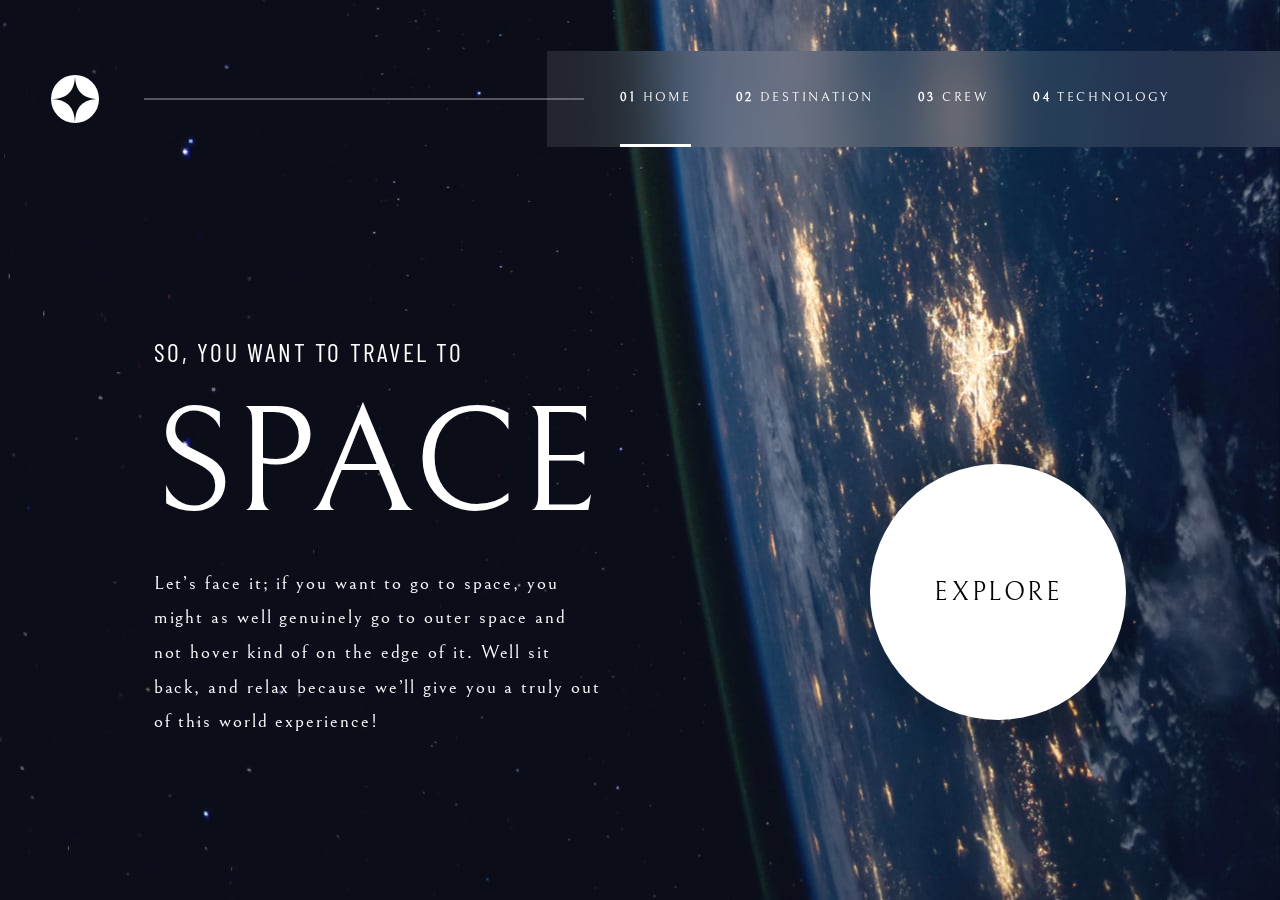
<file: index.html>
<!DOCTYPE html>
<html lang="en">
<head>
  <meta charset="UTF-8">
  <meta name="viewport" content="width=device-width, initial-scale=1.0">

  <link rel="icon" type="image/png" sizes="32x32" href="./assets/favicon-32x32.png">
  <link rel="preconnect" href="https://fonts.googleapis.com"><link rel="preconnect" href="https://fonts.gstatic.com" crossorigin><link href="https://fonts.googleapis.com/css2?family=Barlow+Condensed&family=Bellefair&display=swap" rel="stylesheet">
  <link rel="stylesheet" href="index.css">
  <script defer src="index.js"></script>
  
  <title>Space Tourism</title>
</head>
<body>
 <div class="content"></div>
  
  <div class="max-content">
    <div class="header" data-menu="closed">
      <img class="logo" src="assets/shared/logo.svg" alt="">
      <img class="hamburger open" src="assets/shared/icon-hamburger.svg" alt="">
      <img class="hamburger close" src="assets/shared/icon-close.svg" alt="" srcset="">
      <div class="navbar">
        <ul class="navbar-menu">
          <li class="menu-link menu-active"><a href="index.html"><span>01</span> Home</a></li>
          <li class="menu-link"><a href="destination-moon.html"><span>02</span> Destination</a></li>
          <li class="menu-link"><a href="crew-commander.html"><span>03</span> Crew</a></li>
          <li class="menu-link"><a href="technology-vehicle.html"><span>04</span> Technology</a></li>
        </ul>
      </div>
    
    </div>
    
    
    <div class="middle-content">
      <div class="main">
  
        <p class="h5">So, you want to travel to</p>
        <p class="h1">Space</p>
        <p class="p">
          Let’s face it; if you want to go to space, you might as well genuinely go to 
          outer space and not hover kind of on the edge of it. Well sit back, and relax 
          because we’ll give you a truly out of this world experience!
        </p>
      
      </div>
    
      <div class="big-btn">
        <p>Explore</p>
      </div>
    </div>
    
  </div>
  




</body>
</html>
</file>
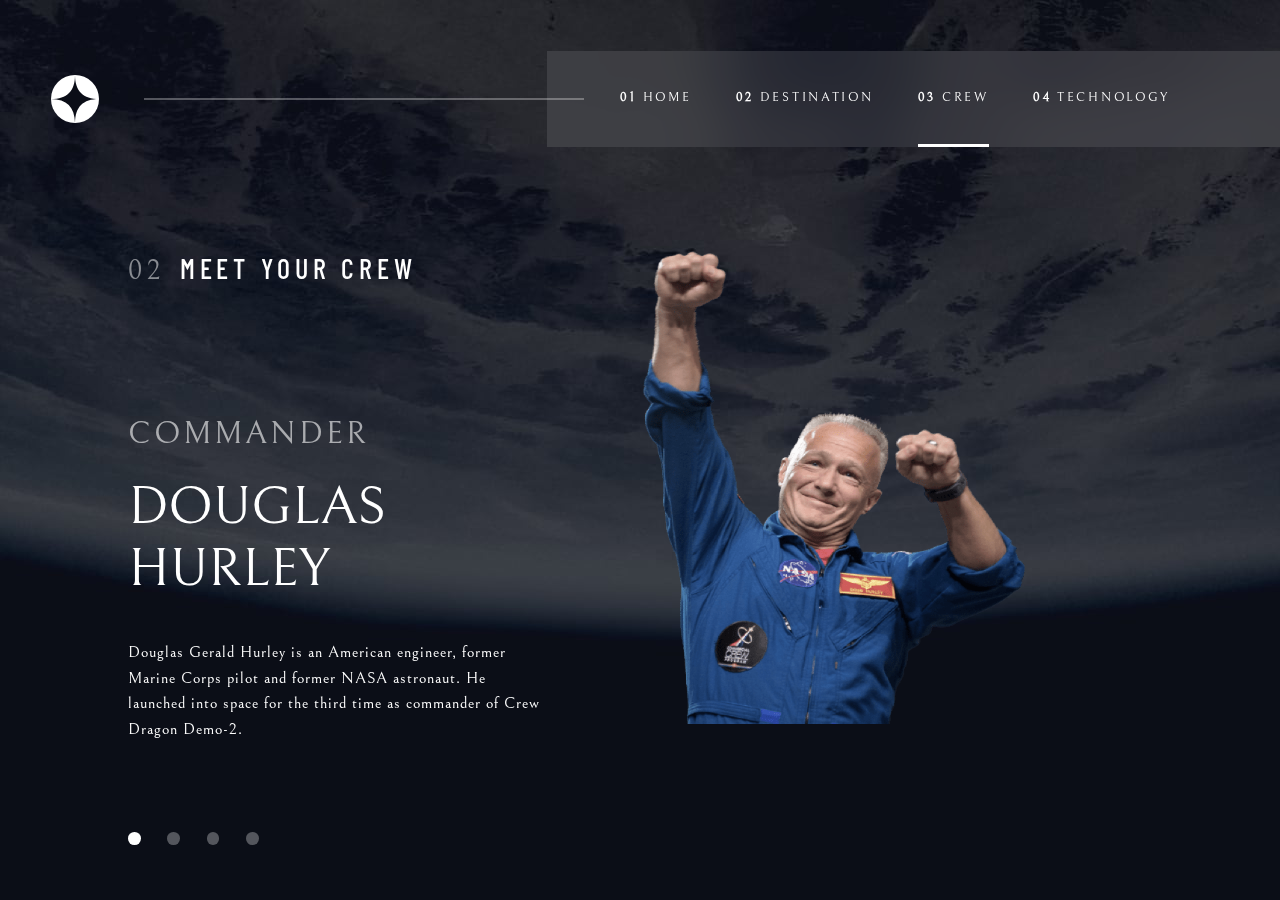
<file: crew-commander.html>
<!DOCTYPE html>
<html lang="en">
<head>
  <meta charset="UTF-8">
  <meta name="viewport" content="width=device-width, initial-scale=1.0">

  <link rel="icon" type="image/png" sizes="32x32" href="./assets/favicon-32x32.png">
  <link rel="preconnect" href="https://fonts.googleapis.com"><link rel="preconnect" href="https://fonts.gstatic.com" crossorigin><link href="https://fonts.googleapis.com/css2?family=Barlow+Condensed&family=Bellefair&display=swap" rel="stylesheet">
  <link rel="stylesheet" href="index.css">
  <script defer src="index.js"></script>
  
  <title>Space Tourism</title>
</head>
<body>

  <div class="crew"></div>
  <div class="max-content">
    <div class="header" data-menu="closed">
      <img class="logo" src="assets/shared/logo.svg" alt="">
      <img class="hamburger open" src="assets/shared/icon-hamburger.svg" alt="">
      <img class="hamburger close" src="assets/shared/icon-close.svg" alt="" srcset="">
      <div class="navbar">
        <ul class="navbar-menu">
          <li class="menu-link"><a href="index.html"><span>01</span> Home</a></li>
          <li class="menu-link"><a href="destination-moon.html"><span>02</span> Destination</a></li>
          <li class="menu-link menu-active"><a href="crew-commander.html"><span>03</span> Crew</a></li>
          <li class="menu-link"><a href="technology-vehicle.html"><span>04</span> Technology</a></li>
        </ul>
      </div>
    </div>
    

    <div class="crew-main">
      <div class="crew-info">
        <h5><span>02</span>Meet your crew</h5>
        <h4 class="crew-job">Commander</h4>
        <h2 class="crew-name">Douglas Hurley</h2>
        <p > Douglas Gerald Hurley is an American engineer, former Marine Corps pilot 
          and former NASA astronaut. He launched into space for the third time as 
          commander of Crew Dragon Demo-2.</p>
        <div class="crew-slider">
          <span class="slider-active"></span>
          <span></span>
          <span></span>
          <span></span>
        </div>
      </div>
      <div class="crew-img-container">
        <img src="assets/crew/image-douglas-hurley.png" alt="" class="crew-img">
      </div>
    </div>
    
  
  </div>
</body>
</html>
</file>
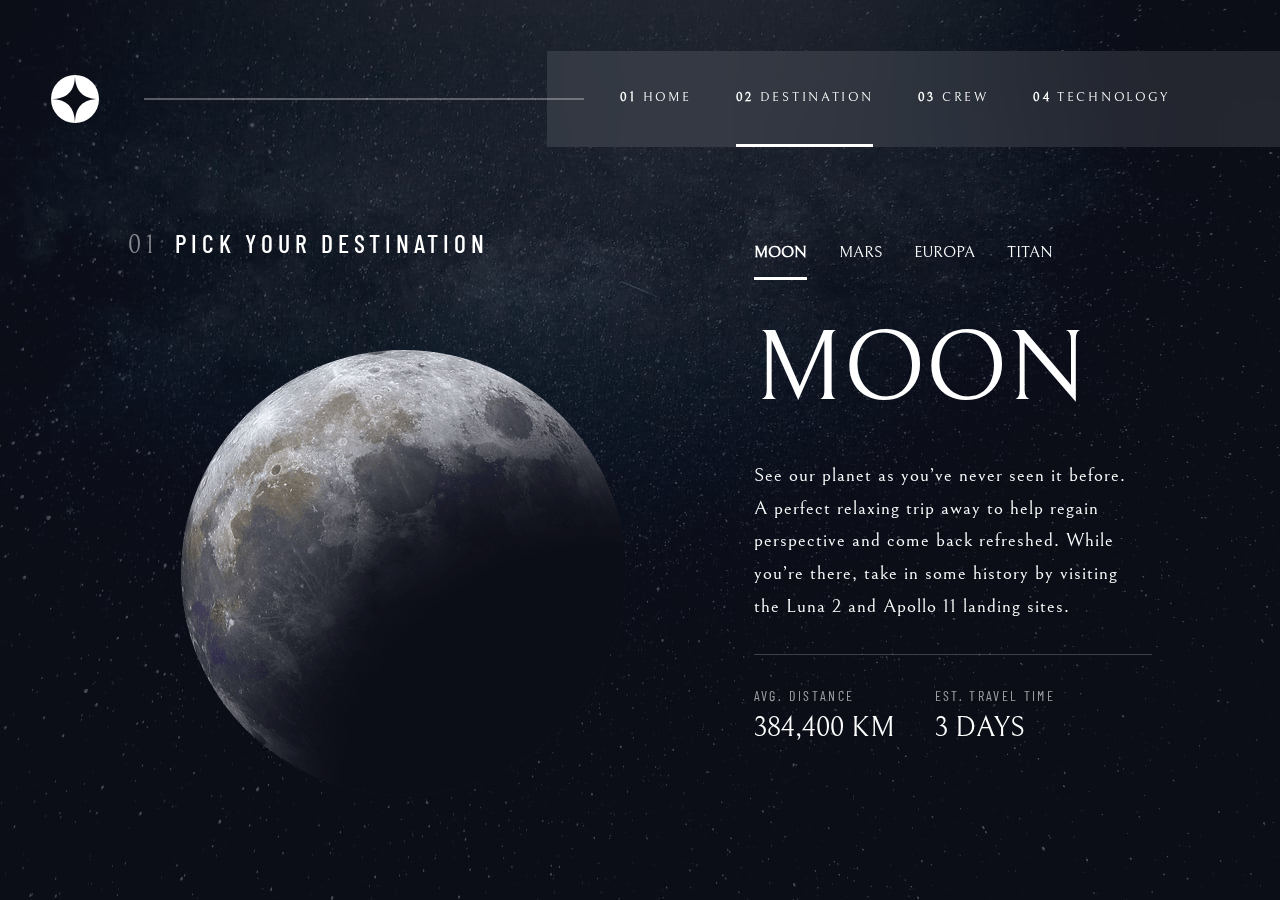
<file: destination-moon.html>
<!DOCTYPE html>
<html lang="en">
<head>
  <meta charset="UTF-8">
  <meta name="viewport" content="width=device-width, initial-scale=1.0">

  <link rel="icon" type="image/png" sizes="32x32" href="./assets/favicon-32x32.png">
  <link rel="preconnect" href="https://fonts.googleapis.com"><link rel="preconnect" href="https://fonts.gstatic.com" crossorigin><link href="https://fonts.googleapis.com/css2?family=Barlow+Condensed&family=Bellefair&display=swap" rel="stylesheet">
  <link rel="stylesheet" href="index.css">
  <script defer src="index.js"></script>
  
  <title>Space Tourism</title>
</head>
<body>
 

  <div class="destination"></div>
  <div class="max-content">
    <div class="header" data-menu="closed">
      <img class="logo" src="assets/shared/logo.svg" alt="">
      <img class="hamburger open" src="assets/shared/icon-hamburger.svg" alt="">
      <img class="hamburger close" src="assets/shared/icon-close.svg" alt="" srcset="">
      <div class="navbar">
        <ul class="navbar-menu">
          <li class="menu-link "><a href="index.html"><span>01</span> Home</a></li>
          <li class="menu-link menu-active"><a href="destination-moon.html"><span>02</span> Destination</a></li>
          <li class="menu-link"><a href="crew-commander.html"><span>03</span> Crew</a></li>
          <li class="menu-link"><a href="technology-vehicle.html"><span>04</span> Technology</a></li>
        </ul>
      </div>
    
    </div>
    <div class="destination-main">
      <div class="destination-img-container">
        <h5><span>01</span>Pick your destination</h5>
        <img class="planet" src="assets/destination/image-moon.png" alt="">
      </div>
      <div class="destination-main-content">
         
        <ul class="destination-list">
          <li class="destination-link-active">Moon</li>
          <li>Mars</li>
          <li>Europa</li>
          <li>Titan</li>
        </ul>
        
        <h2>Moon</h2>
  
        <p  class="destination-p">See our planet as you’ve never seen it before. A perfect relaxing trip away to help 
        regain perspective and come back refreshed. While you’re there, take in some history 
        by visiting the Luna 2 and Apollo 11 landing sites.</p>
  
        <hr class="destination-hr">
        <div class="destination-footer">
          <div class="distance">
            <p class="subheading2">Avg. distance</p>
            <p class="subheading1">384,400 km</p>
          </div>
          <div class="travel-time">
            <p class="subheading2">Est. travel time</p>
            <p class="subheading1">3 days</p>
          </div>
        </div>
      </div>
    </div>
  </div>

  

  

</body>
</html>
</file>
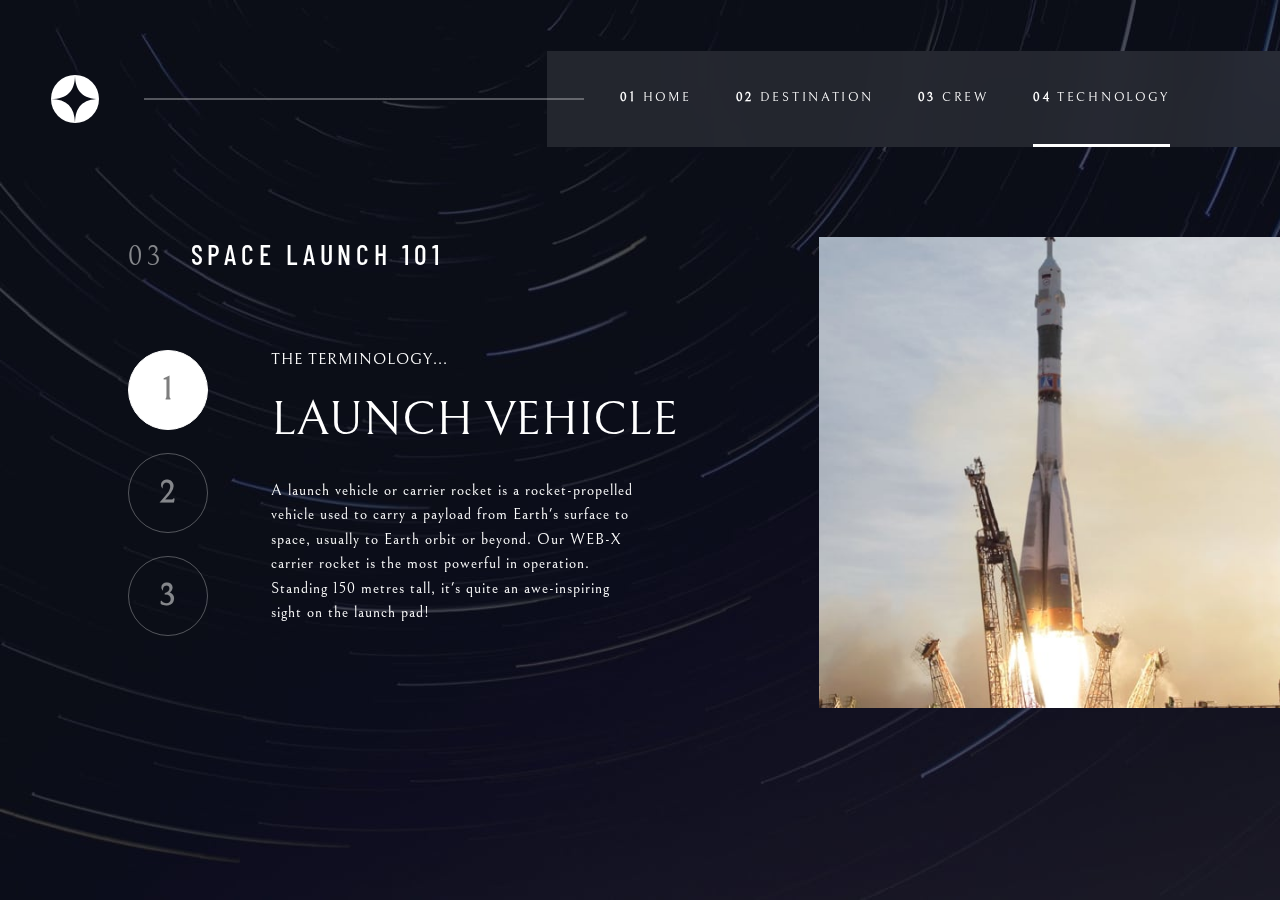
<file: technology-vehicle.html>
<!DOCTYPE html>
<html lang="en">
<head>
  <meta charset="UTF-8">
  <meta name="viewport" content="width=device-width, initial-scale=1.0">

  <link rel="icon" type="image/png" sizes="32x32" href="./assets/favicon-32x32.png">
  <link rel="preconnect" href="https://fonts.googleapis.com"><link rel="preconnect" href="https://fonts.gstatic.com" crossorigin><link href="https://fonts.googleapis.com/css2?family=Barlow+Condensed&family=Bellefair&display=swap" rel="stylesheet">
  <link rel="stylesheet" href="index.css">
  <script defer src="index.js"></script>
  
  <title>Space Tourism</title>
<body>

  <div class="technlogy"></div>
  
  <div class="max-content">
    <div class="header" data-menu="closed">
      <img class="logo" src="assets/shared/logo.svg" alt="">
      <img class="hamburger open" src="assets/shared/icon-hamburger.svg" alt="">
      <img class="hamburger close" src="assets/shared/icon-close.svg" alt="" srcset="">
      <div class="navbar">
        <ul class="navbar-menu">
          <li class="menu-link"><a href="index.html"><span>01</span> Home</a></li>
          <li class="menu-link"><a href="destination-moon.html"><span>02</span> Destination</a></li>
          <li class="menu-link"><a href="crew-commander.html"><span>03</span> Crew</a></li>
          <li class="menu-link menu-active"><a href="technology-vehicle.html"><span>04</span> Technology</a></li>
        </ul>
      </div>
    
    </div>
  

    <div class="max-content">
      <div class="tech-main">
        <div class="tech-content-container">
          <h5><span>03</span> Space launch 101</h5>
          <div class="tech-content">
            <div class="tech-btn">
              <div class="tech-btn-child tech-active"><span>1</span></div>
              <div class="tech-btn-child"><span>2</span></div>
              <div class="tech-btn-child"><span>3</span></div>
            </div>
             <div class="tech-text-container">
              <h4>The terminology...</h4>
              <h1>Launch vehicle</h1>
              <p>A launch vehicle or carrier rocket is a rocket-propelled vehicle used to carry a 
                payload from Earth's surface to space, usually to Earth orbit or beyond. Our 
                WEB-X carrier rocket is the most powerful in operation. Standing 150 metres tall, 
                it's quite an awe-inspiring sight on the launch pad!</p>
             </div>
          </div>
        </div>
        <div class="tech-img-container">
          <div class="tech-img"></div>
        </div>
      </div>
    </div>
    

</body>
</html>
</file>
<file: index.css>
:root {
  --drk-prm: rgb(11,13,23);
  --lgt-prm: rgb(208,214,240);
  --white: rgb(255,255,255);
  

  --body-txt-fnt-sz: clamp(1rem, 2vw ,1.2rem);
  --heading-1-fnt-sz: 9.375rem;
  --heading-2-fnt-sz: clamp(4rem, 8vw ,6.25rem);;
  --heading-3-fnt-sz: 3.5rem;
  --heading-4-fnt-sz: 2rem;
  --heading-5-fnt-sz: clamp(1.1rem, 2vw, 1.75rem);
  --heading-5-fnt-fml: 'Barlow Condensed', sans-serif;
  
  --subHeading-1-fnt-sz: clamp(1.5rem, 4vw, 1.75rem);
  --subHeading-2-fnt-sz: clamp(.82rem, 2vw, 0.875rem);
  --subHeading-2-fnt-fml: 'Barlow Condensed', sans-serif;
  --nav-text-fnt-sz: 1rem;
  --nav-text-fnt-fml: 'Barlow Condensed', sans-serif;
}

*,*::after,*::before {
  box-sizing: border-box;
  margin: 0;
  padding: 0;
  
  font-family: 'Bellefair', serif;
}

body  {
  min-height: 100vh;
}

.content {
  position: fixed;
  top: 0;
  bottom: 0;
  left: 0;
  right: 0;
  background-image: url(assets/home/background-home-desktop.jpg);
  background-repeat: no-repeat;
  background-size: cover;
  background-position: right,bottom;
}

.max-content {
  max-width: 1440px;
  margin: 0 auto;
  
  position: relative;
}
.header {
  position: relative;
  display: flex;
  align-items: center;
}

.logo {
  margin-top: 4%;
  margin-left: 4%;
  width: 3rem;
  aspect-ratio: 1/1;
  
}
.open, .close {
  display: none;
}

.navbar {
  margin-top: 4%;
  flex: 100%;
  display: flex;
  justify-content: space-between;
  width: 100%;
  background-color: rgb(255,255,255,0.1);
  margin-left: 35%;
  align-items: center;
  position: relative;
  backdrop-filter: blur(30px);
}

.navbar-menu {
  display: flex;
  color: white;
  list-style: none;
  width: 100%;
  justify-content: space-between;
  font-size: clamp(.7rem, 1vw, 1rem);
  font-family: var(--nav-text-fnt-fml);
  margin: 0 15% 0 10%;
  text-transform: uppercase;
  letter-spacing: 2.7px;
}

.navbar-menu::before {
  content: '';
  position: absolute;
  width: 60%;
  height: .1rem;
  background-color: rgb(255,255,255,0.3);
  left: -55%;
  align-self: center;
}

.navbar-menu a  {
  text-decoration: none;
  list-style: none;
  color: white;
}

.menu-link {
  height: 6rem;
  display: flex;
  align-items: center;
  border-bottom: 3px solid rgba(255, 255, 255, 0);
  transition: .3s;
}

.menu-link a{
  cursor: pointer;

}
.menu-link:hover {
  border-bottom: 3px solid rgba(255, 255, 255, 0.593);
}

.menu-link span {
  font-weight: bold;
}

.menu-active {
  border-bottom: 3px solid white;
}
.menu-active:hover {
  border-bottom: 3px solid white;
}

.main {
  color: white;
  position: absolute;
  width: 35%;
  max-width: 450px;
  left: 12%;
  top: 21rem;
}

.main > .h5 {
  font-size: var(--heading-5-fnt-sz);
  font-family: var(--heading-5-fnt-fml);
  letter-spacing: 0.1em;
  text-transform: uppercase;
  margin-bottom: 3%;
}

.main > .h1 {
  font-size: var(--heading-1-fnt-sz);
  text-transform: uppercase;
  margin-bottom: 3%;
}

.main > .p {
  font-size: clamp(1rem, 2vw ,1.2rem);
  letter-spacing: 0.1em;
  line-height: 1.8;
}

.big-btn {
  min-width: 20%;
  max-width: 17.125rem;
  aspect-ratio: 1/1;
  position: absolute;
  background-color: white;
  border-radius: 50%;
  right: 12%;
  top: 29rem;
  display: flex;
  align-items: center;
  justify-content: center;
  box-shadow: 0px 0px 20px 25px rgba(0, 0, 0, 0.152);
  cursor: pointer;
  transition: .3s;
  
}

.big-btn:hover {
  box-shadow: 0px 0px 0px 70px rgba(255, 255, 255, 0.161);

}

.big-btn p {
  font-size: var(--heading-5-fnt-sz);
  text-transform: uppercase;
  letter-spacing: .1em;
}

@media only screen and (max-width: 1030px) {
  .navbar {
    margin-left: 35%;
  }
  .navbar-menu {
    justify-content: space-around;
    margin: 0 0 0 5%;
  }
  .menu-link span {
    display: none;
  }
  .main {
    left: 5%;
    width: 50%;
  }
  .big-btn {
    right: 5%;
  }
  .big-btn:hover {
    box-shadow: 0px 0px 0px 30px rgba(255, 255, 255, 0.161);
  }
}

@media only screen and (max-width: 768px) {

  .content{
    background-image: url(assets/home/background-home-tablet.jpg);
  }
  .logo {
    width: 2.5rem;
  }
  .navbar {
    margin-left: 35%;
  }
  .navbar-menu {
    margin: 0;
    font-size: clamp(.5rem, 1.2vw, 1rem);
  }
  .navbar-menu::before {
    display: none;
  }
  .main {
    position: static;
    top: 10rem;
    width: 100%;
    text-align: center;
    margin: 0 auto;
    left: auto;
  }
  .main > .h5 {
    font-size: clamp(1.1rem, 4vw, 3rem);
  }
  .main > .h1 {
    font-size: clamp(5rem, 20vw,  9rem);
  }
  .main > .p {
    font-size: clamp(.8rem, 5vw, 1rem);
    margin-inline: 1em;
  }
  .big-btn{
    position: static;
    margin: 0 auto;
    right: auto;
    margin-top: 10%;
  }
  .middle-content {
    display: flex;
    flex-direction: column;
    margin-top: 15%;
    gap: clamp(3rem, 3vh, 5rem);
  }
}

@media only screen and (max-width: 500px) {
  
  .content {
    background-image: url(assets/home/background-home-mobile.jpg);
  }
  .middle-content {
    margin-top: 10%;
    gap: clamp(1rem, 1vh, 2rem);
  }
  .big-btn {
    margin-top: 5%;
  }
  .navbar {
    position: fixed;
    right: 0;
    top: 0;
    bottom: 0;
    z-index: 1;
    width: 70%;
    margin-left: 0;
    margin-top: 0;
    transform: translateX(100%);
    transition: 500ms;
  }

  .header[data-menu='open'] .navbar {
    transform: translateX(0);
  }
  .navbar-menu  {
    flex-direction: column;
    font-size: clamp(.5rem, 4vw, 2rem);
    align-self: flex-start;
    gap: 2.5rem;
    position: relative;
    top: 20%;
    left: 5%;
    margin: 0 5%;
  }
  .menu-link {
    border-bottom: none;
    align-items: flex-start;
    align-items: center;
    height: auto;
  }
  .menu-link:hover {
    border-bottom: none;
  }
  .menu-link span {
    display: inline-block;
    margin-right: .2rem;
  }
  .header[data-menu='closed'] .open {
    display: block;
    position: absolute;
    right: 5%;
    top: 45%;
    z-index: 10;
  }

  .header[data-menu='open'] .close {
    display: block;
    position: absolute;
    right: 5%;
    top: 45%;
    z-index: 10;
  }
  .main > .h5 {
    font-size: clamp(.9rem, 4vw, 3rem);
  }
  .main > .h1 {
    font-size: clamp(3.5rem, 20vw,  9rem);
  }
  .main > .p {
    font-size: clamp(.5rem, 5vw, 1rem);
    margin-inline: 1em;
  }
}



/* 
destination styling 
*/

.destination {
  position: fixed;
  top: 0;
  bottom: 0;
  left: 0;
  right: 0;
  background-image: url(assets/destination/background-destination-desktop.jpg);
  background-repeat: no-repeat;
  background-size: cover;
  background-position: right,bottom;
  z-index: -10;
}
.destination-main {
  display: flex;
  color: white;
  gap: clamp(5%, 10vw ,10%);
  margin-top: clamp(2rem, 9vh, 5rem);
  justify-content: space-around;
}
.destination-img-container {
  display: flex;
  flex-direction: column;
  gap: clamp(2rem,10vh,6rem);
  text-align: center;
  width: 50%;
  
  margin-left: clamp(5%, 10vw, 10%);
}
.destination-img-container h5 {
  font-size: clamp(.6rem, 2vw, 1.75rem);
  font-family: var(--heading-5-fnt-fml);
  font-weight: 500;
  letter-spacing: 4.75px;
  text-transform: uppercase;
  align-self: flex-start;
}
.destination-img-container span {
  margin-right: 1rem;
  opacity: .5;
  letter-spacing: 4.75px;
}
.planet {
  width: clamp(10rem, 35vw, 27.8125rem);
  aspect-ratio: 1/1;
  align-self: flex-end;
}
.destination-main-content {
  width: 40%;
  display: flex;
  flex-direction: column;
  gap: clamp(.5rem, 4vh, 2rem);
  margin-right: 10%;
}
.destination-list {
  list-style: none;
  display: flex;
  gap: clamp(.7rem, 7vw, 2rem);
  font-size: clamp(.7rem, 1.5vw, 1rem);
  font-family: var(--nav-text-fnt-fml);
}
.destination-list li {
  border-bottom: 3px solid white;
  padding: 1rem 0;
  border-color: transparent;
  text-transform: uppercase;
  cursor: pointer;
}
.destination-list li.destination-link-active {
  border-bottom: 3px solid white;
  font-weight: 600;
}
.destination-list li.destination-link-active:hover {
  border-bottom: 3px solid white;
}
.destination-list li:hover {
  border-bottom: 3px solid rgba(255, 255, 255, 0.593);
}

.destination-main-content h2 {
  font-size: clamp(2.5rem, 11vw ,6.25rem);
  text-transform: uppercase;
  font-weight: 500;
}
.destination-main-content .destination-p {
  line-height: 1.7;
  padding-right: 1em;
  letter-spacing: 1px;
  font-size: var(--body-txt-fnt-sz);
}
.destination-hr{
  border-top: none;
  border-style: none;
  border-bottom: 1px solid rgba(255, 255, 255, 0.211);
}

.destination-footer {
  display: flex;
  gap: 10%;
}
.subheading2 {
  font-size: var(--subHeading-2-fnt-sz);
  font-family: var(--subHeading-2-fnt-fml);
  text-transform: uppercase;
  letter-spacing: 2.35px;
  opacity: .6;
}
.subheading1 {
  font-size: var(--subHeading-1-fnt-sz);
  text-transform: uppercase;
  margin-top: .5rem;
}

@media only screen and (max-width: 768px) {
  .destination {
    background-image: url(assets/destination/background-destination-tablet.jpg);
  }
  .destination-main {
    flex-direction: column;
    gap: 0;
    margin-top: clamp(2rem, 4vh, 5rem);
    justify-content: flex-start;
  }
  .destination-img-container {
    display: flex;
    flex-direction: column;
    gap: clamp(2rem, 7vh, 4rem);
    width: 100%;
    margin-left: 0;
  }
  .destination-img-container h5 {
    
    margin-left: 5%;
    font-size: clamp(1rem, 2.5vw, 1.75rem);
  }
  .planet {
    align-self: center;
  }
  .destination-main-content {
    margin-top: clamp(1.5rem, 3vh, 4rem);
    width: 70%;
    margin-right: 0;
    text-align: center;
    gap: clamp(.5rem, 2vh, 2rem);
    align-self: center;
  }
  .destination-list{
    justify-content: center;
  }
  .destination-main-content .destination-p {
    line-height: 1.7;
    padding-right: 0;
    width: 100%;
    letter-spacing: 1px;
    align-self: center;
    font-size: var(--body-txt-fnt-sz);
  }
  .destination-hr {
    margin-top: clamp(.5rem, 4vh,2rem);
    margin-bottom: clamp(.2rem, 1vh,1.5rem);
  }
  .destination-footer {
    justify-content: center;
  }
}

@media only screen and (max-width: 375px) {
  .destination {
    background-image: url(assets/destination/background-destination-mobile.jpg);
  }
  .destination-main-content {
    margin-top: clamp(1.5rem, 3vh, 4rem);
    width: 85%;
    margin-right: 0;
    text-align: center;
    gap: clamp(.5rem, 2vh, 2rem);
    align-self: center;
  }
  .destination-footer {
    flex-direction: column;
    align-items: center;
    gap: 2vh;
    margin-bottom: 1rem;
  }
  .destination-img-container {
    gap: 2.5rem;
  }
  .destination-img-container h5 {
    font-size: clamp(.4rem, 5vw, 1.75rem);
    font-family: var(--heading-5-fnt-fml);
    align-self: center;
    letter-spacing: 3px;
  }
}

/*

crew styling 

*/

.crew {
  position: fixed;
  top: 0;
  bottom: 0;
  left: 0;
  right: 0;
  background-image: url(assets/crew/background-crew-desktop.jpg);
  background-repeat: no-repeat;
  background-size: cover;
  background-position: right,bottom;
  z-index: -10;
}

.crew-main {
  color: white;
  display: flex;
  margin-top: clamp(2rem, 13vh, 6.5rem);
  margin-left: clamp(5%,10vw,10%);
  margin-right: clamp(2.5%,5vw,5%);
  gap: 5%;
  position: relative;
}
.crew-info {
  display: flex;
  flex-direction: column;
  width: 80%;
}
.crew-info h5 {
  text-transform: uppercase;
  font-size: clamp(.6rem, 2.5vw, 1.75rem);
  font-family: var(--heading-5-fnt-fml);
  font-weight: 500;
  letter-spacing: 4.75px;
  text-transform: uppercase;
  align-self: flex-start;
}
.crew-info span {
  margin-right: clamp(.5rem,1.2vw,1rem);
  opacity: .5;
  letter-spacing: 4.75px;
}
.crew-job {
  font-size: clamp(1rem, 3vw, 2rem);
  letter-spacing: 3px;
  opacity: .6;
  text-transform: uppercase;
  font-weight: 500;
  margin-top: clamp(3rem,10vw,9rem);
  margin-bottom: clamp(.8rem,3vh,1.5rem);
}
.crew-name  {
  font-size: clamp(1.2rem, 8vw, 3.4rem);
  text-transform: uppercase;
  font-weight: 500;
}
.crew-info p {
  width: 90%;
  letter-spacing: 1px;
  font-size: clamp(.7rem,4vw,1rem);
  line-height: 1.6;
  margin-top: clamp(1rem,4.5vh,2.5rem);
  margin-bottom: clamp(2rem,7vw,6rem);
}
.crew-slider {
  display: flex;
  gap: clamp(.2rem, 1vw,.7rem);
}
.crew-slider span {
  display: block;
  background-color: rgb(255, 255, 255);
  opacity: .3;
  width: clamp(.6rem,1vw,.9rem);
  aspect-ratio: 1/1;
  border-radius: 50%;
  cursor: pointer;
}
.crew-slider span:hover {
  opacity: .6;
}
.crew-slider .slider-active {
  opacity: 1;
}
.crew-slider .slider-active:hover {
  opacity: 1;
}

.crew-img-container {
  width: 100%;
}
.crew-main img {
  width: clamp(10rem, 30vw, 35.5rem);
  aspect-ratio: 1/1.23;
  align-self: stretch;
}

@media only screen and (max-width: 768px) {
  
  .crew {
    background-image: url(assets/crew/background-crew-tablet.jpg);
    background-position: center,bottom;
  }
  .crew-main {
    flex-direction: column;
    margin-top: clamp(2rem, 7vw, 3rem);
    margin-left: 5%;
    margin-right: 5%;
    gap: 0;
  }
  .crew-info {
    width: 100%;
  }
  .crew-info h5 {
    font-size: clamp(.6rem, 2.5vw, 1.75rem);
    letter-spacing: 2px;
    align-self: flex-start;
  }
  .crew-job {
    letter-spacing: 1.2px;
    margin-top: clamp(2rem,10vw,3.5rem);
    margin-bottom: clamp(.7rem,3vh,.9rem);
    align-self: center;
  }
  .crew-name {
    align-self: center;
    font-size: clamp(1.2rem, 5.5vw, 2.5rem);
  }
  .crew-info p {
    width: 70%;
    line-height: 1.6;
    margin-top: clamp(1rem,3.5vw,1.5rem);
    margin-bottom: clamp(1.5rem,6vw,2.5rem);
    align-self: center;
    text-align: center;
  }
  .crew-slider {
    justify-content: center;
  }
  .crew-img-container {
    text-align: center;
  }
  .crew-main img {
    margin-top: 2.7rem;
    width: clamp(10rem, 70vw, 24.5rem);
  }
}

@media only screen and (max-width: 375px) {
  .crew {
    background-image: url(assets/crew/background-crew-mobile.jpg);
  }
  .crew-main {
    margin-top: clamp(1.5rem, 7vw, 2rem);
  }
  .crew-info h5 {
    font-size: clamp(.7rem,6vw, 1.2rem);
    align-self: center;
    order: 1;
    margin-bottom: 18rem;
  }
  .crew-slider {
    order: 2;
  }
  .crew-job {
    order: 3;
  }
  .crew-name {
    order: 4;
  }
  .crew-info p {
    order: 5;
  }
  .crew-info p {
    width: 95%;
  }
  .crew-img-container {
    border-bottom: 1px solid rgba(255, 255, 255, 0.191);
    position: absolute;
    top: 2%;
  }
  .crew-main img {
    width: clamp(10rem, 36vw, 35.5rem);
    aspect-ratio: 1/1.4;
  }
}


/**********
technology
 **********/

 .technlogy {
  position: fixed;
  top: 0;
  bottom: 0;
  left: 0;
  right: 0;
  background-image: url(assets/technology/background-technology-desktop.jpg);
  background-repeat: no-repeat;
  background-size: cover;
  background-position: center,bottom;
  z-index: -10;
 }

 .tech-main {
  color: white;
  display: flex;
  margin-top: clamp(2rem, 7vw, 6.5rem);
  margin-left: clamp(5%,10vw,10%);
  gap: clamp(3%,5vw,5%);

 }
.tech-content-container {
  display: flex;
  flex-direction: column;
}
.tech-content-container h5 {
  text-transform: uppercase;
  font-size: clamp(.6rem, 2.5vw, 1.75rem);
  font-family: var(--heading-5-fnt-fml);
  font-weight: 500;
  letter-spacing: 4.75px;
  margin-bottom: clamp(1.5rem,6vw,5rem);
  font-weight: 500;
}
.tech-content-container span {
  margin-right: clamp(.5rem,1.2vw,1rem);
  opacity: .5;
  letter-spacing: 4.75px;
}

.tech-content {
  display: flex;
  gap: 10%;
}
.tech-text-container h4 {
  font-size: clamp(.8rem,1.5vw,1rem);
  text-transform: uppercase;
  font-weight: 500;
  letter-spacing: 1px;
  margin-bottom: clamp(1rem,2vw,1.5rem);
}
.tech-text-container h1 {
  font-size: clamp(1.2rem, 3.79vw, 3.4rem);
  text-transform: uppercase;
  font-weight: 500;
}
.tech-text-container p  {
  width: 75%;
  letter-spacing: 1px;
  font-size: clamp(.7rem,1.2vw,1rem);
  line-height: 1.6;
  margin-top: clamp(1rem,3vw,2rem);
  margin-bottom: clamp(2rem,7vw,6rem);
}

.tech-btn {
  flex: 20%;
  display: flex;
  flex-direction: column;
  gap: clamp(1rem,1.8vw,1.6rem);
}
.tech-btn .tech-btn-child {
  width: clamp(3rem,8vw,5rem);
  aspect-ratio: 1/1;
  border-radius: 50%;
  border: 1px solid rgba(255, 255, 255, 0.300);
  font-size: clamp(1rem,4vw,2rem);
  cursor: pointer;
  position: relative;
  display: flex;
  align-items: center;
  justify-content: center;
}
.tech-btn .tech-btn-child:hover {
  border: 1px solid white;
}
.tech-btn .tech-active {
  background-color: white;
  border-color: white;
  color: black;
}
.tech-btn-child span {
  margin-left: clamp(.9rem, 1.5vw,1.2rem);
  font-weight: 600;
}

.tech-img{
  background-image: url(assets/technology/image-launch-vehicle-portrait.jpg);
  background-repeat: no-repeat;
  background-size: cover;
  width: clamp(10rem,36vw,32.1875rem);
  aspect-ratio: 1/1.023;
}

@media only screen and (max-width: 768px) {
  .technlogy {
    background-image: url(assets/technology/background-technology-tablet.jpg);
    background-position: center,bottom;
   }
  .tech-main {
    margin-inline: 5%;
    gap: clamp(3%,5vw,5%);
    flex-direction: column;
   }
   .tech-content-container h5 {
    margin-bottom: clamp(10rem,60vw,25rem);
   }
   .tech-content {
    flex-direction: column;
   }
   .tech-btn {
    flex-direction: row;
    justify-content: center;
   }
   .tech-text-container h4 {
    text-align: center;
    margin-top: 2rem;
  }
   .tech-text-container h1 {
    text-align: center;
    font-size: clamp(1.2rem, 5vw, 3.4rem)
  }
  .tech-text-container p  {
    width: 65%;
    font-size: clamp(.7rem,3vw,1rem);
    margin: 0 auto;
    margin-top: clamp(1rem,3vw,2rem);
    margin-bottom: 1rem;
    text-align: center;
  }
   .tech-img-container {
    position: absolute;
    top: 10%;
    left: 0;
    right: 0;
   }
   .tech-img {
    background-image: url(assets/technology/image-launch-vehicle-landscape.jpg);
    width: 100%;
    aspect-ratio: 2.477/1;
   }
}

@media only screen and (max-width: 375px) {
  .technlogy {
    background-image: url(assets/technology/background-technology-mobile.jpg);
   }
  .tech-content-container h5 {
    font-size: clamp(.6rem, 5vw, 1.75rem);
    margin-bottom: clamp(1.5rem,6vw,5rem);
    align-self: center;
    letter-spacing: 3px;
    margin-bottom: clamp(10rem,60vw,25rem)
  }
  .tech-btn .tech-btn-child {
    width: clamp(2rem,12vw,5rem);
  }
  .tech-text-container p  {
    width: 90%;
    font-size: clamp(.7rem,3.5vw,1rem);
  }
  .tech-img-container {
    top: 12%;
   }
}
</file>
